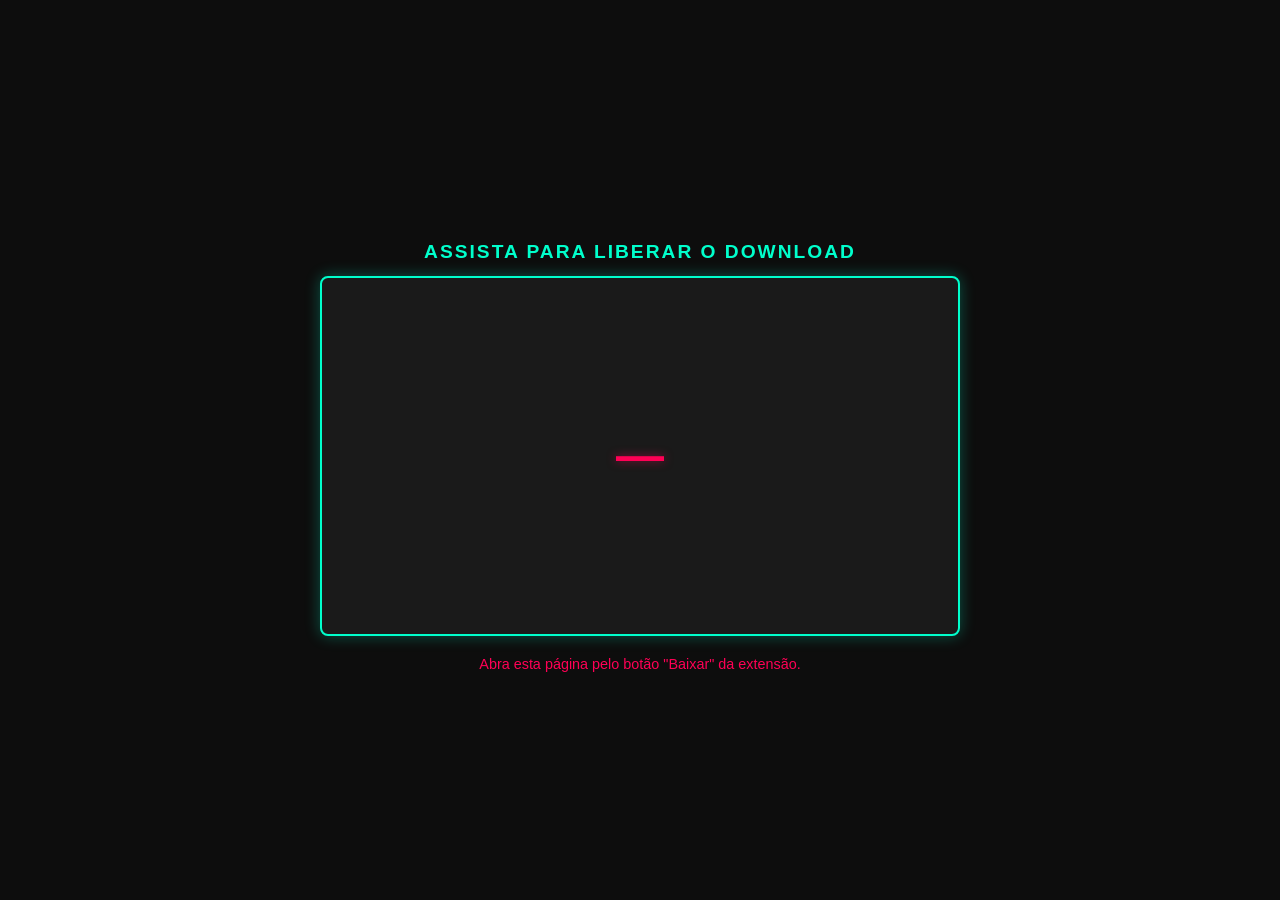
<file: index.html>
<!DOCTYPE html>
<html lang="pt-BR">
<head>
    <meta charset="UTF-8">
    <meta name="viewport" content="width=device-width, initial-scale=1.0">
    <meta name="robots" content="noindex">
    <title>Desbloqueando Download...</title>
    <style>
        :root {
            --bg: #0d0d0d; --panel: #1a1a1a; --cyan: #00ffcc; --pink: #ff0055; --muted: #888; --text: #fff;
        }
        * { box-sizing: border-box; }
        body {
            margin: 0; min-height: 100vh; padding: 16px;
            background-color: var(--bg); color: var(--text);
            font-family: 'Segoe UI', Tahoma, Geneva, Verdana, sans-serif;
            display: flex; flex-direction: column; align-items: center; justify-content: center;
        }
        .container { text-align: center; width: min(640px, 100%); }
        h1 { color: var(--cyan); text-transform: uppercase; letter-spacing: 2px; font-size: 1.2rem; }
        .video-placeholder {
            position: relative; width: 100%; aspect-ratio: 16 / 9; background-color: var(--panel);
            border: 2px solid var(--cyan); border-radius: 8px; overflow: hidden;
            display: flex; align-items: center; justify-content: center;
            box-shadow: 0 0 15px rgba(0, 255, 204, 0.3); margin-bottom: 20px;
        }
        /* PONTO DE INTEGRAÇÃO: a tag de vídeo da rede de anúncios entra dentro de #ad-slot. */
        #ad-slot { position: absolute; inset: 0; }
        #timer {
            position: relative; font-size: 3rem; font-weight: bold;
            color: var(--pink); text-shadow: 0 0 10px rgba(255, 0, 85, 0.5);
        }
        #timer.done { color: var(--cyan); text-shadow: 0 0 10px rgba(0, 255, 204, 0.5); }
        .paused-note {
            position: absolute; inset: 0; display: none; align-items: center; justify-content: center;
            background: rgba(0, 0, 0, .7); color: var(--text); font-size: .95rem;
        }
        .video-placeholder.is-paused .paused-note { display: flex; }
        .status { margin-top: 15px; color: var(--muted); font-size: 0.9rem; }
        .status.ok { color: var(--cyan); }
        .status.bad { color: var(--pink); }
    </style>
</head>
<body>
    <div class="container">
        <h1>Assista para liberar o download</h1>
        <div class="video-placeholder" id="player">
            <div id="ad-slot"></div>
            <span id="timer">15</span>
            <div class="paused-note">⏸ Pausado: volte para esta aba para continuar</div>
        </div>
        <div class="status" id="status-text">O download iniciará automaticamente ao final do anúncio.</div>
    </div>
    <script src="app.js"></script>
</body>
</html>
</file>
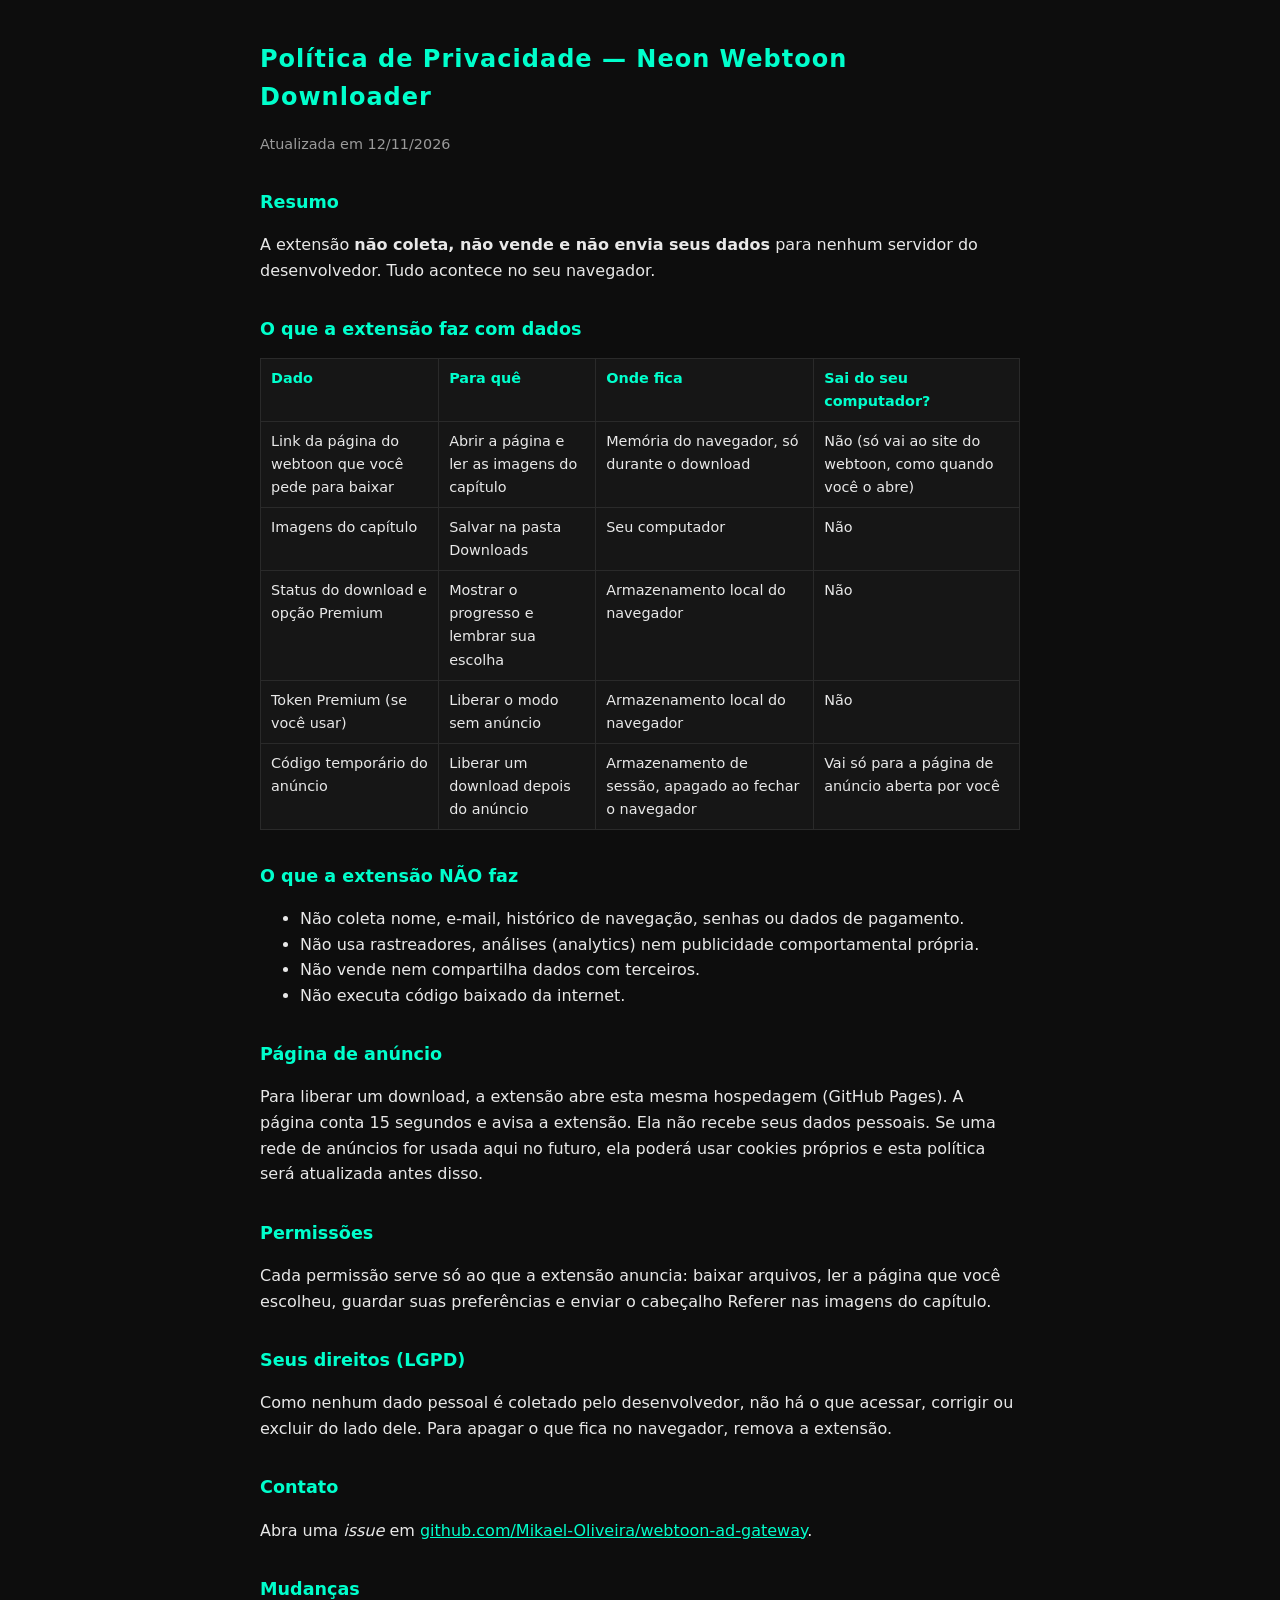
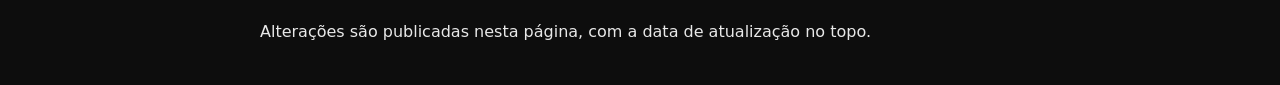
<file: privacidade.html>
<!DOCTYPE html>
<html lang="pt-BR">
<head>
<meta charset="UTF-8">
<meta name="viewport" content="width=device-width, initial-scale=1.0">
<title>Política de Privacidade — Neon Webtoon Downloader</title>
<style>
  :root { --bg:#0d0d0d; --panel:#161616; --cyan:#00ffcc; --text:#e8e8e8; --muted:#9a9a9a; --line:#2a2a2a; }
  * { box-sizing: border-box; }
  body { margin:0; padding:24px 16px; background:var(--bg); color:var(--text); font:16px/1.6 'Segoe UI',system-ui,sans-serif; }
  main { max-width: 760px; margin: 0 auto; }
  h1 { color: var(--cyan); font-size: 1.5rem; letter-spacing: 1px; }
  h2 { color: var(--cyan); font-size: 1.1rem; margin-top: 2rem; }
  table { width:100%; border-collapse: collapse; background: var(--panel); font-size: .9rem; }
  th, td { border:1px solid var(--line); padding: 8px 10px; text-align:left; vertical-align: top; }
  th { color: var(--cyan); }
  .muted { color: var(--muted); font-size: .9rem; }
  a { color: var(--cyan); }
  @media (max-width: 600px) { table { font-size: .8rem; } }
</style>
</head>
<body>
<main>
<h1>Política de Privacidade — Neon Webtoon Downloader</h1>
<p class="muted">Atualizada em 12/11/2026</p>

<h2>Resumo</h2>
<p>A extensão <strong>não coleta, não vende e não envia seus dados</strong> para nenhum servidor do desenvolvedor. Tudo acontece no seu navegador.</p>

<h2>O que a extensão faz com dados</h2>
<table>
<tr><th>Dado</th><th>Para quê</th><th>Onde fica</th><th>Sai do seu computador?</th></tr>
<tr><td>Link da página do webtoon que você pede para baixar</td><td>Abrir a página e ler as imagens do capítulo</td><td>Memória do navegador, só durante o download</td><td>Não (só vai ao site do webtoon, como quando você o abre)</td></tr>
<tr><td>Imagens do capítulo</td><td>Salvar na pasta Downloads</td><td>Seu computador</td><td>Não</td></tr>
<tr><td>Status do download e opção Premium</td><td>Mostrar o progresso e lembrar sua escolha</td><td>Armazenamento local do navegador</td><td>Não</td></tr>
<tr><td>Token Premium (se você usar)</td><td>Liberar o modo sem anúncio</td><td>Armazenamento local do navegador</td><td>Não</td></tr>
<tr><td>Código temporário do anúncio</td><td>Liberar um download depois do anúncio</td><td>Armazenamento de sessão, apagado ao fechar o navegador</td><td>Vai só para a página de anúncio aberta por você</td></tr>
</table>

<h2>O que a extensão NÃO faz</h2>
<ul>
<li>Não coleta nome, e-mail, histórico de navegação, senhas ou dados de pagamento.</li>
<li>Não usa rastreadores, análises (analytics) nem publicidade comportamental própria.</li>
<li>Não vende nem compartilha dados com terceiros.</li>
<li>Não executa código baixado da internet.</li>
</ul>

<h2>Página de anúncio</h2>
<p>Para liberar um download, a extensão abre esta mesma hospedagem (GitHub Pages). A página conta 15 segundos e avisa a extensão. Ela não recebe seus dados pessoais. Se uma rede de anúncios for usada aqui no futuro, ela poderá usar cookies próprios e esta política será atualizada antes disso.</p>

<h2>Permissões</h2>
<p>Cada permissão serve só ao que a extensão anuncia: baixar arquivos, ler a página que você escolheu, guardar suas preferências e enviar o cabeçalho Referer nas imagens do capítulo.</p>

<h2>Seus direitos (LGPD)</h2>
<p>Como nenhum dado pessoal é coletado pelo desenvolvedor, não há o que acessar, corrigir ou excluir do lado dele. Para apagar o que fica no navegador, remova a extensão.</p>

<h2>Contato</h2>
<p>Abra uma <em>issue</em> em <a href="https://github.com/Mikael-Oliveira/webtoon-ad-gateway/issues">github.com/Mikael-Oliveira/webtoon-ad-gateway</a>.</p>

<h2>Mudanças</h2>
<p>Alterações são publicadas nesta página, com a data de atualização no topo.</p>
</main>
</body>
</html>
</file>
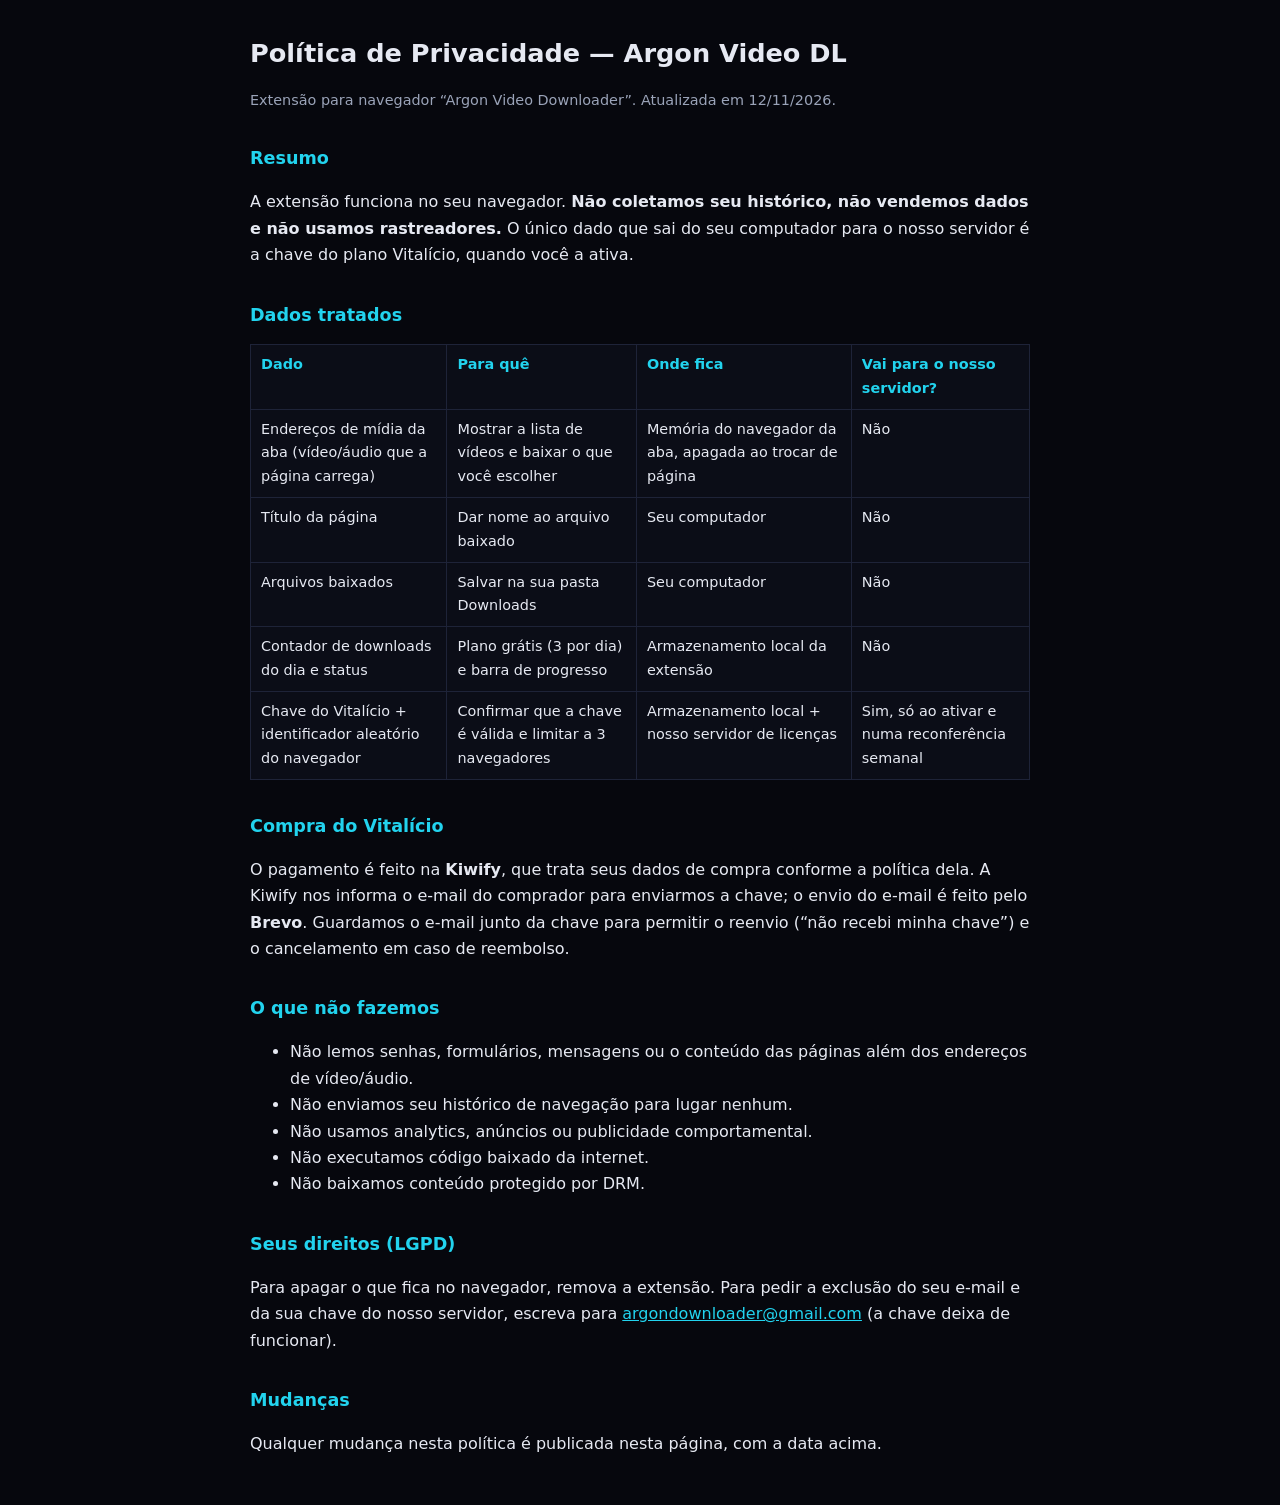
<file: argon/privacidade.html>
<!DOCTYPE html>
<html lang="pt-BR">
<head>
<meta charset="UTF-8">
<meta name="viewport" content="width=device-width, initial-scale=1.0">
<title>Política de Privacidade — Argon Video DL</title>
<style>
  :root { --bg:#06070d; --card:#0b0d17; --line:#1e2338; --text:#e6e9f2; --muted:#9aa3b8; --cyan:#22d3ee; }
  * { box-sizing: border-box; }
  body { margin:0; padding:32px 16px; background:var(--bg); color:var(--text); font:16px/1.65 'Segoe UI', system-ui, sans-serif; }
  main { max-width: 780px; margin: 0 auto; }
  h1 { font-size: 1.6rem; margin: 0 0 4px; }
  h2 { font-size: 1.1rem; margin-top: 2rem; color: var(--cyan); }
  .muted { color: var(--muted); font-size: .9rem; }
  table { width:100%; border-collapse: collapse; background: var(--card); font-size: .9rem; }
  th, td { border:1px solid var(--line); padding: 8px 10px; text-align:left; vertical-align: top; }
  th { color: var(--cyan); }
  a { color: var(--cyan); }
  .wrap { overflow-x: auto; }
</style>
</head>
<body>
<main>
<h1>Política de Privacidade — Argon Video DL</h1>
<p class="muted">Extensão para navegador “Argon Video Downloader”. Atualizada em 12/11/2026.</p>

<h2>Resumo</h2>
<p>A extensão funciona no seu navegador. <strong>Não coletamos seu histórico, não vendemos dados e não usamos rastreadores.</strong> O único dado que sai do seu computador para o nosso servidor é a chave do plano Vitalício, quando você a ativa.</p>

<h2>Dados tratados</h2>
<div class="wrap"><table>
<tr><th>Dado</th><th>Para quê</th><th>Onde fica</th><th>Vai para o nosso servidor?</th></tr>
<tr><td>Endereços de mídia da aba (vídeo/áudio que a página carrega)</td><td>Mostrar a lista de vídeos e baixar o que você escolher</td><td>Memória do navegador da aba, apagada ao trocar de página</td><td>Não</td></tr>
<tr><td>Título da página</td><td>Dar nome ao arquivo baixado</td><td>Seu computador</td><td>Não</td></tr>
<tr><td>Arquivos baixados</td><td>Salvar na sua pasta Downloads</td><td>Seu computador</td><td>Não</td></tr>
<tr><td>Contador de downloads do dia e status</td><td>Plano grátis (3 por dia) e barra de progresso</td><td>Armazenamento local da extensão</td><td>Não</td></tr>
<tr><td>Chave do Vitalício + identificador aleatório do navegador</td><td>Confirmar que a chave é válida e limitar a 3 navegadores</td><td>Armazenamento local + nosso servidor de licenças</td><td>Sim, só ao ativar e numa reconferência semanal</td></tr>
</table></div>

<h2>Compra do Vitalício</h2>
<p>O pagamento é feito na <strong>Kiwify</strong>, que trata seus dados de compra conforme a política dela. A Kiwify nos informa o e-mail do comprador para enviarmos a chave; o envio do e-mail é feito pelo <strong>Brevo</strong>. Guardamos o e-mail junto da chave para permitir o reenvio (“não recebi minha chave”) e o cancelamento em caso de reembolso.</p>

<h2>O que não fazemos</h2>
<ul>
<li>Não lemos senhas, formulários, mensagens ou o conteúdo das páginas além dos endereços de vídeo/áudio.</li>
<li>Não enviamos seu histórico de navegação para lugar nenhum.</li>
<li>Não usamos analytics, anúncios ou publicidade comportamental.</li>
<li>Não executamos código baixado da internet.</li>
<li>Não baixamos conteúdo protegido por DRM.</li>
</ul>

<h2>Seus direitos (LGPD)</h2>
<p>Para apagar o que fica no navegador, remova a extensão. Para pedir a exclusão do seu e-mail e da sua chave do nosso servidor, escreva para <a href="mailto:argondownloader@gmail.com">argondownloader@gmail.com</a> (a chave deixa de funcionar).</p>

<h2>Mudanças</h2>
<p>Qualquer mudança nesta política é publicada nesta página, com a data acima.</p>
</main>
</body>
</html>
</file>
